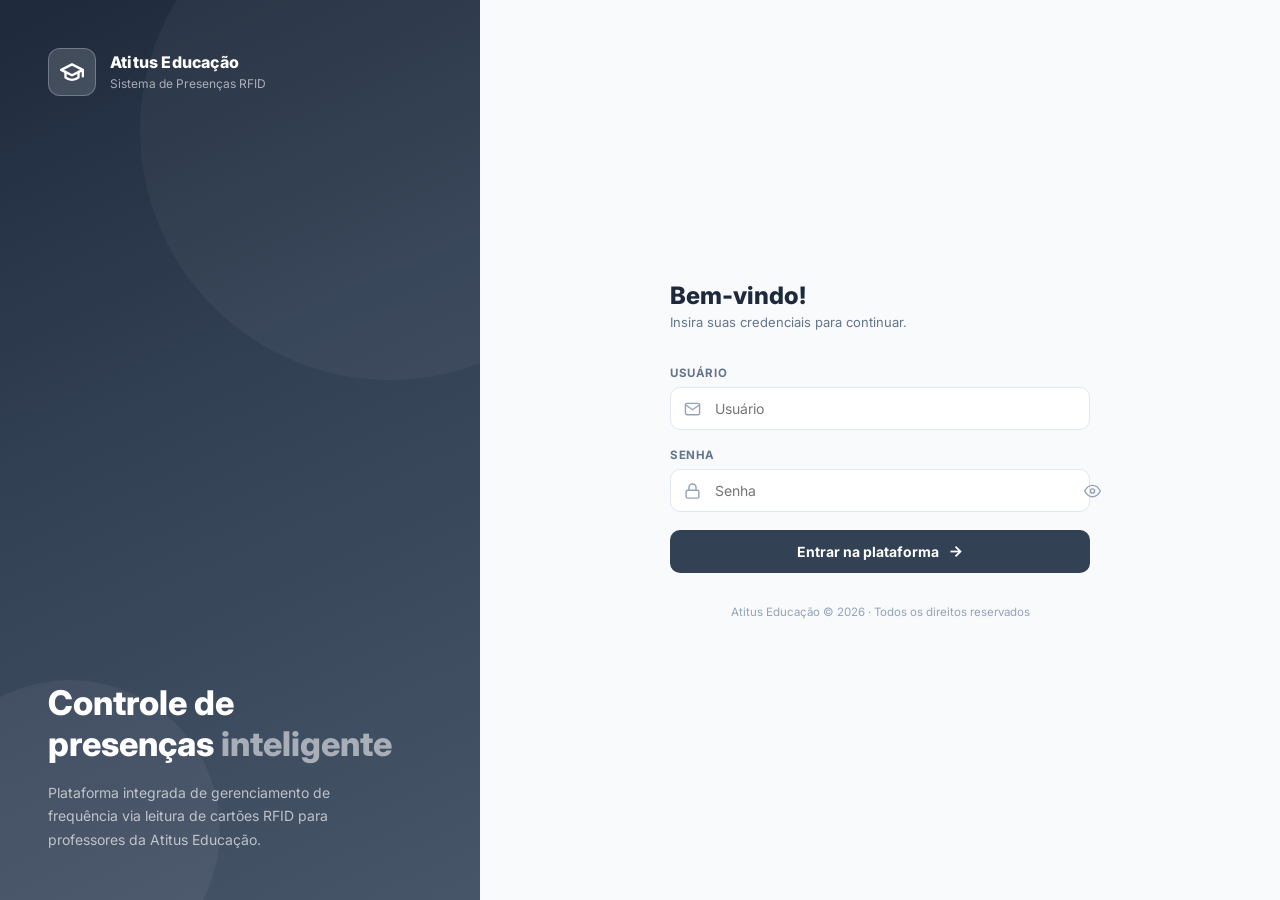
<file: login.html>
<!DOCTYPE html>
<html lang="pt-BR">
<head>
  <meta charset="UTF-8" />
  <meta name="viewport" content="width=device-width, initial-scale=1.0" />
  <title>Login — Atitus Educação</title>
  <link href="https://fonts.googleapis.com/css2?family=Inter:wght@300;400;500;600;700;800&display=swap" rel="stylesheet" />
  <style>
    *, *::before, *::after { box-sizing: border-box; margin: 0; padding: 0; }

    :root {
      /* Tons de Cinza substituindo o Azul */
      --azul:       #334155; /* Cinza-escuro principal */
      --azul-med:   #475569; /* Cinza intermediário para hovers */
      --azul-claro: #F1F5F9; /* Cinza bem claro para fundos leves */
      --borda:      #E2E8F0;
      --bg:         #F8FAFC;
      --surface:    #FFFFFF;
      --texto:      #1E293B;
      --sub:        #64748B;
      --muted:      #94A3B8;
      --verde:      #1A8754;
      --vermelho:   #C0392B;
    }

    body {
      font-family: 'Inter', sans-serif;
      background: var(--bg);
      min-height: 100vh;
      display: flex;
      align-items: stretch;
    }

    /* ── Painel esquerdo ── */
    .left-panel {
      width: 480px;
      flex-shrink: 0;
      /* Ajustado de azul para um gradiente cinza escuro sofisticado */
      background: linear-gradient(155deg, #1E293B 0%, #334155 45%, #475569 100%);
      display: flex;
      flex-direction: column;
      justify-content: space-between;
      padding: 48px;
      position: relative;
      overflow: hidden;
    }

    .left-panel::before {
      content: '';
      position: absolute;
      width: 500px; height: 500px;
      border-radius: 50%;
      background: rgba(255,255,255,.04);
      top: -120px; right: -160px;
    }

    .left-panel::after {
      content: '';
      position: absolute;
      width: 300px; height: 300px;
      border-radius: 50%;
      background: rgba(255,255,255,.05);
      bottom: -80px; left: -80px;
    }

    .left-logo {
      display: flex;
      align-items: center;
      gap: 14px;
      position: relative;
      z-index: 1;
    }

    .left-logo-icon {
      width: 48px; height: 48px;
      background: rgba(255,255,255,.15);
      border: 1.5px solid rgba(255,255,255,.25);
      border-radius: 12px;
      display: flex; align-items: center; justify-content: center;
    }

    .left-logo-icon svg { width: 26px; height: 26px; stroke: #fff; }

    .left-logo-text strong { display: block; color: #fff; font-size: 16px; font-weight: 800; letter-spacing: .2px; }
    .left-logo-text span   { color: rgba(255,255,255,.6); font-size: 12px; }

    .left-hero {
      position: relative;
      z-index: 1;
    }

    .left-hero h1 {
      font-size: 34px;
      font-weight: 800;
      color: #fff;
      line-height: 1.2;
      margin-bottom: 16px;
    }

    .left-hero h1 em {
      font-style: normal;
      color: rgba(255,255,255,.55);
    }

    .left-hero p {
      font-size: 14px;
      color: rgba(255,255,255,.65);
      line-height: 1.7;
      max-width: 340px;
    }

    .features {
      position: relative;
      z-index: 1;
      display: flex;
      flex-direction: column;
      gap: 12px;
    }

    .feature {
      display: flex;
      align-items: center;
      gap: 12px;
      background: rgba(255,255,255,.08);
      border: 1px solid rgba(255,255,255,.12);
      border-radius: 10px;
      padding: 12px 16px;
    }

    .feature-dot {
      width: 8px; height: 8px;
      border-radius: 50%;
      background: #94A3B8; /* Alterado de azul claro para cinza sutil */
      flex-shrink: 0;
    }

    .feature span { color: rgba(255,255,255,.8); font-size: 13px; font-weight: 500; }

    /* ── Painel direito / form ── */
    .right-panel {
      flex: 1;
      display: flex;
      align-items: center;
      justify-content: center;
      padding: 48px 32px;
    }

    .login-box {
      width: 100%;
      max-width: 420px;
    }

    .login-box h2 {
      font-size: 24px;
      font-weight: 800;
      color: var(--texto);
      margin-bottom: 4px;
    }

    .login-box > p {
      font-size: 13px;
      color: var(--sub);
      margin-bottom: 36px;
    }

    .field { margin-bottom: 18px; }

    .field label {
      display: block;
      font-size: 11.5px;
      font-weight: 700;
      color: var(--sub);
      margin-bottom: 7px;
      text-transform: uppercase;
      letter-spacing: .6px;
    }

    .input-wrap { position: relative; }

    .input-wrap svg {
      position: absolute;
      left: 14px; top: 50%;
      transform: translateY(-50%);
      width: 17px; height: 17px;
      color: var(--muted);
      pointer-events: none;
    }

    .input-wrap input {
      width: 100%;
      padding: 12px 14px 12px 44px;
      border: 1.5px solid var(--borda);
      border-radius: 10px;
      font-family: 'Inter', sans-serif;
      font-size: 14px;
      color: var(--texto);
      background: var(--surface);
      outline: none;
      transition: border .18s, box-shadow .18s;
    }

    .input-wrap input:focus {
      border-color: var(--azul-med);
      box-shadow: 0 0 0 3px rgba(71, 85, 105, 0.12); /* Sombra de foco alterada para cinza transparente */
    }

    .input-wrap input.error { border-color: var(--vermelho); }

    .eye-btn {
      position: absolute;
      right: 12px; top: 50%;
      transform: translateY(-50%);
      background: none; border: none;
      cursor: pointer; color: var(--muted);
      padding: 4px; border-radius: 4px;
    }

    .eye-btn svg { width: 17px; height: 17px; }
    .eye-btn:hover { color: var(--sub); }

    .error-msg {
      display: none;
      color: var(--vermelho);
      font-size: 12px;
      margin-top: 6px;
      font-weight: 500;
    }

    .error-msg.show { display: block; }

    .btn-login {
      width: 100%;
      padding: 13px;
      background: var(--azul);
      color: #fff;
      border: none;
      border-radius: 10px;
      font-family: 'Inter', sans-serif;
      font-size: 14px;
      font-weight: 700;
      cursor: pointer;
      transition: all .2s;
      margin-top: 8px;
      display: flex; align-items: center; justify-content: center; gap: 8px;
    }

    .btn-login:hover { background: var(--azul-med); box-shadow: 0 6px 20px rgba(51, 65, 85, 0.3); transform: translateY(-1px); }
    .btn-login:active { transform: translateY(0); }
    .btn-login:disabled { opacity: .6; cursor: not-allowed; transform: none; }

    .btn-login svg { width: 17px; height: 17px; }

    .divider {
      text-align: center;
      margin: 28px 0 24px;
      position: relative;
      color: var(--muted);
      font-size: 12px;
    }

    .divider::before, .divider::after {
      content: '';
      position: absolute;
      top: 50%; width: 38%;
      height: 1px; background: var(--borda);
    }

    .divider::before { left: 0; }
    .divider::after  { right: 0; }

    .quick-access {
      display: flex;
      flex-direction: column;
      gap: 8px;
    }

    .quick-btn {
      display: flex;
      align-items: center;
      gap: 12px;
      padding: 11px 16px;
      border: 1.5px solid var(--borda);
      border-radius: 10px;
      background: var(--surface);
      cursor: pointer;
      transition: all .18s;
      text-align: left;
      width: 100%;
    }

    .quick-btn:hover {
      border-color: #CBD5E1; /* Borda no hover atualizada de azul para cinza médio */
      background: var(--azul-claro);
    }

    .quick-avatar {
      width: 36px; height: 36px;
      border-radius: 9px;
      display: flex; align-items: center; justify-content: center;
      font-weight: 800; font-size: 13px; color: #fff;
      flex-shrink: 0;
    }

    .quick-info { flex: 1; }
    .quick-name { font-size: 13px; font-weight: 600; color: var(--texto); }
    .quick-course { font-size: 11px; color: var(--sub); }

    .quick-arrow { color: var(--muted); }
    .quick-arrow svg { width: 16px; height: 16px; }

    .footer-note {
      margin-top: 32px;
      text-align: center;
      font-size: 11.5px;
      color: var(--muted);
    }

    /* Loading spinner */
    .spinner {
      width: 18px; height: 18px;
      border: 2.5px solid rgba(255,255,255,.4);
      border-top-color: #fff;
      border-radius: 50%;
      animation: spin .7s linear infinite;
      display: none;
    }

    @keyframes spin { to { transform: rotate(360deg); } }

    @media (max-width: 860px) {
      .left-panel { display: none; }
    }
  </style>
</head>
<body>

<div class="left-panel">
  <div class="left-logo">
    <div class="left-logo-icon">
      <svg viewBox="0 0 24 24" fill="none" stroke-width="2.2" stroke-linecap="round" stroke-linejoin="round">
        <path d="M22 10v6M2 10l10-5 10 5-10 5z"/>
        <path d="M6 12v5c3 3 9 3 12 0v-5"/>
      </svg>
    </div>
    <div class="left-logo-text">
      <strong>Atitus Educação</strong>
      <span>Sistema de Presenças RFID</span>
    </div>
  </div>

  <div class="left-hero">
    <h1>Controle de<br>presenças <em>inteligente</em></h1>
    <p>Plataforma integrada de gerenciamento de frequência via leitura de cartões RFID para professores da Atitus Educação.</p>
  </div>
</div>

<div class="right-panel">
  <div class="login-box">
    <h2>Bem-vindo!</h2>
    <p>Insira suas credenciais para continuar.</p>

    <div class="field">
      <label>Usuário</label>
      <div class="input-wrap">
        <svg viewBox="0 0 24 24" fill="none" stroke="currentColor" stroke-width="2"><path d="M4 4h16c1.1 0 2 .9 2 2v12c0 1.1-.9 2-2 2H4c-1.1 0-2-.9-2-2V6c0-1.1.9-2 2-2z"/><polyline points="22,6 12,13 2,6"/></svg>
        <input type="text" id="input-email" placeholder="Usuário" autocomplete="username" />
      </div>
    </div>

    <div class="field">
      <label>Senha</label>
      <div class="input-wrap">
        <svg viewBox="0 0 24 24" fill="none" stroke="currentColor" stroke-width="2"><rect x="3" y="11" width="18" height="11" rx="2" ry="2"/><path d="M7 11V7a5 5 0 0 1 10 0v4"/></svg>
        <input type="password" id="input-senha" placeholder="Senha" autocomplete="current-password" />
        <button class="eye-btn" type="button" onclick="toggleSenha()" title="Mostrar/ocultar senha">
          <svg id="eye-icon" viewBox="0 0 24 24" fill="none" stroke="currentColor" stroke-width="2"><path d="M1 12s4-8 11-8 11 8 11 8-4 8-11 8-11-8-11-8z"/><circle cx="12" cy="12" r="3"/></svg>
        </button>
      </div>
      <div class="error-msg" id="error-msg">E-mail ou senha incorretos. Verifique suas credenciais.</div>
    </div>

    <button class="btn-login" id="btn-login" onclick="fazerLogin()">
      <span id="btn-text">Entrar na plataforma</span>
      <div class="spinner" id="spinner"></div>
      <svg id="btn-icon" viewBox="0 0 24 24" fill="none" stroke="currentColor" stroke-width="2.5"><line x1="5" y1="12" x2="19" y2="12"/><polyline points="12 5 19 12 12 19"/></svg>
    </button>

    <div class="footer-note">Atitus Educação © 2026 · Todos os direitos reservados</div>
  </div>
</div>

<script>
 const USUARIOS = {
  'tiago': {
    senha: '123456',
    professorId: 'tiago',
    nome: 'Tiago',
    curso: 'Ciência da Computação'
  },

  'fernando': {
    senha: '123456',
    professorId: 'fernando',
    nome: 'Fernando',
    curso: 'Agronomia'
  }
};

  function toggleSenha() {
    const input = document.getElementById('input-senha');
    const icon  = document.getElementById('eye-icon');
    if (input.type === 'password') {
      input.type = 'text';
      icon.innerHTML = `<path d="M17.94 17.94A10.07 10.07 0 0 1 12 20c-7 0-11-8-11-8a18.45 18.45 0 0 1 5.06-5.94"/><path d="M9.9 4.24A9.12 9.12 0 0 1 12 4c7 0 11 8 11 8a18.5 18.5 0 0 1-2.16 3.19"/><line x1="1" y1="1" x2="23" y2="23"/>`;
    } else {
      input.type = 'password';
      icon.innerHTML = `<path d="M1 12s4-8 11-8 11 8 11 8-4 8-11 8-11-8-11-8z"/><circle cx="12" cy="12" r="3"/>`;
    }
  }

  function fazerLogin() {
  const usuario = document.getElementById('input-email').value.trim();
  const senha = document.getElementById('input-senha').value;

  const errEl = document.getElementById('error-msg');
  const btn = document.getElementById('btn-login');
  const spinner = document.getElementById('spinner');
  const btnIcon = document.getElementById('btn-icon');
  const btnText = document.getElementById('btn-text');

  errEl.classList.remove('show');
  document.getElementById('input-email').classList.remove('error');
  document.getElementById('input-senha').classList.remove('error');

  btn.disabled = true;
  spinner.style.display = 'block';
  btnIcon.style.display = 'none';
  btnText.textContent = 'Entrando...';

  setTimeout(() => {
    const user = USUARIOS[usuario];

    if (user && user.senha === senha) {

      sessionStorage.setItem(
        'atitus_professor',
        user.professorId
      );

      window.location.href = 'index.html';

    } else {

      errEl.classList.add('show');
      document.getElementById('input-email').classList.add('error');
      document.getElementById('input-senha').classList.add('error');

      btn.disabled = false;
      spinner.style.display = 'none';
      btnIcon.style.display = '';
      btnText.textContent = 'Entrar na plataforma';
    }
  }, 900);
}

  document.addEventListener('keydown', e => {
    if (e.key === 'Enter') fazerLogin();
  });
</script>
</body>
</html>
</file>
